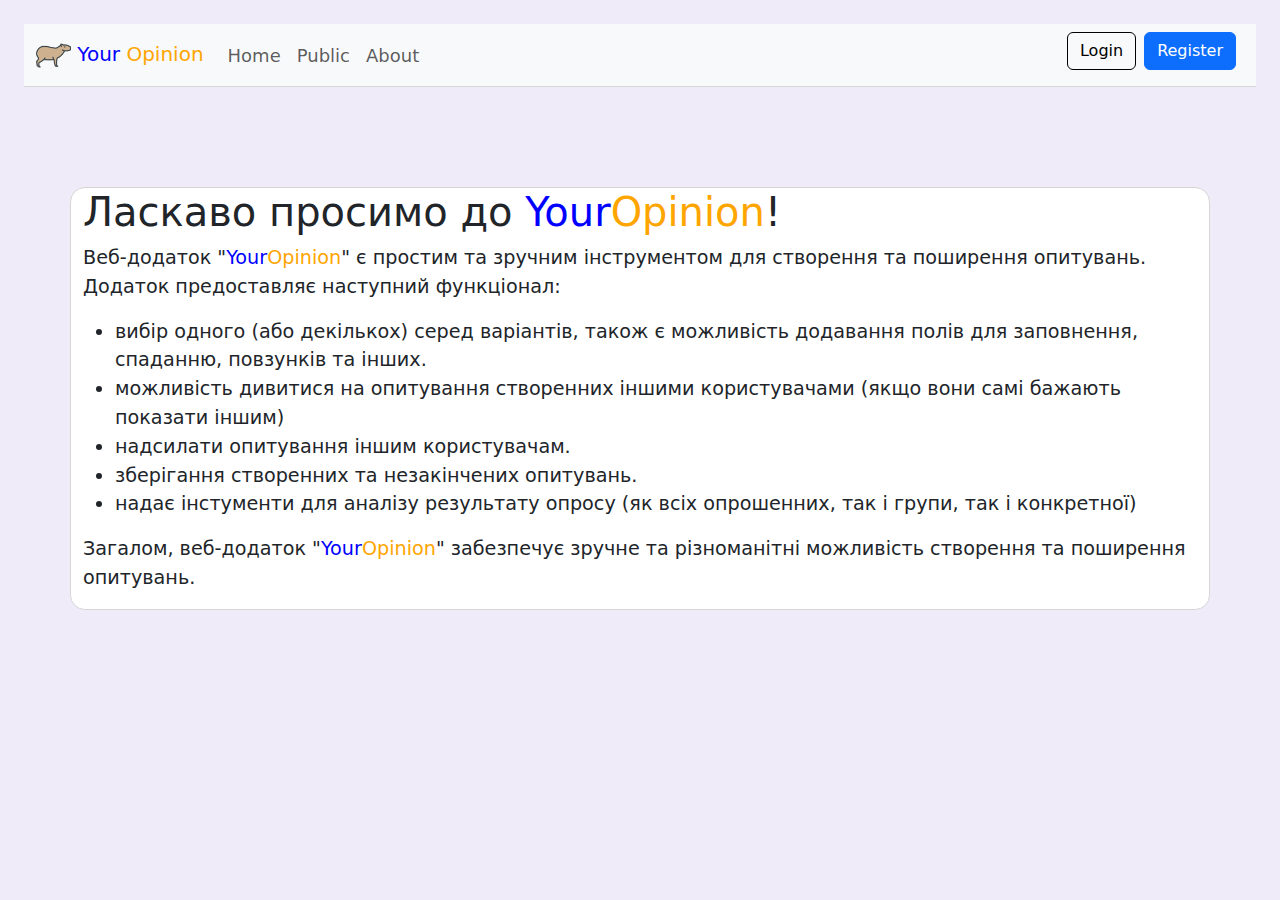
<file: html/about.html>
<!DOCTYPE html>
<html lang="en">
<head>
    <meta charset="UTF-8">
    <meta name="viewport" content="width=device-width, initial-scale=1.0">
    <link href="https://cdn.jsdelivr.net/npm/bootstrap@5.0.2/dist/css/bootstrap.min.css" rel="stylesheet">
    <script src="https://cdn.jsdelivr.net/npm/bootstrap@5.0.2/dist/js/bootstrap.bundle.min.js"></script>
    <link rel="stylesheet" href="https://cdn.jsdelivr.net/npm/bootstrap-icons@1.5.0/font/bootstrap-icons.css">
    <link rel="stylesheet" href="../css/style.css">
    <link rel="icon" href="../images/logo.png" type="image/icon">
    <title>About</title>
<style>


    .ui-w-100 {
        width: 100px !important;
        height: auto;
    }

    .card {
        background-clip: padding-box;
        box-shadow: 0 1px 4px rgba(24,28,33,0.012);
    }

    .user-view-table td:first-child {
        width: 9rem;
    }
    .user-view-table td {
        padding-right: 0;
        padding-left: 0;
        border: 0;
    }

    .text-light {
        color: #babbbc !important;
    }

    .card .row-bordered>[class*=" col-"]::after {
        border-color: rgba(24,28,33,0.075);
    }    

    p, li
    {
        font-size: larger;
    }

    .text-xlarge {
        font-size: 170% !important;
    }
    </style>
    <title>Опис сайту</title>
</head>
<body>
    <div class="m-4">
        <nav class="navbar navbar-expand-md navbar-light bg-light" style="border-bottom: 1px solid #d6d6d7;">
            <div class="container-fluid" style="font-size: large;">
                <a href="#" class="navbar-brand">
                    <img src="../images/logo.png" height="35" alt="CoolBrand">
                    <span style="color: blue;">Your</span>
                    <span style="color: orange;">Opinion</span>
                </a>
                <button type="button" class="navbar-toggler" data-bs-toggle="collapse" data-bs-target="#navbarCollapse">
                    <span class="navbar-toggler-icon"></span>
                </button>
                <div class="collapse navbar-collapse" id="navbarCollapse">
                    <div class="navbar-nav">
                        <a href="../index.html" class="nav-item nav-link">Home</a>
                        <a href="public.html" class="nav-item nav-link ">Public</a>
                        <a href="about.html" class="nav-item nav-link">About</a>
                    </div>
                    <div class="navbar-nav ms-auto">
                        <a href="login.html" class="btn btn-light me-2 mb-2" style="border-color: #000000;">Login</a>
                        <a href="SingUP.html" class="btn btn-primary me-2 mb-2" >Register</a>
                    </div>
                </div>
            </div>
        </nav>
    </div>
    <div class="container" style="margin-top: 100px; border: 0.5px solid #d6d6d7; background-color: white;
    border-radius: 15px;">
        <h1>Ласкаво просимо до <span style="color: blue;">Your</span><span style="color: orange;">Opinion</span>!</h1>
        <p>Веб-додаток "<span style="color: blue;">Your</span><span style="color: orange;">Opinion</span>" є простим та зручним інструментом для створення та поширення опитувань. Додаток предоставляє наступний функціонал:</p>
        <ul>
            <li>вибір одного (або декількох) серед варіантів, також є можливість додавання полів для заповнення, спаданню, повзунків та інших. </li>
            <li>можливість дивитися на опитування створенних іншими користувачами (якщо вони самі бажають показати іншим)</li>
            <li>надсилати опитування іншим користувачам.</li>
            <li>зберігання створенних та незакінчених опитувань.</li>
            <li>надає інстументи для аналізу результату опросу (як всіх опрошенних, так і групи, так і конкретної)</li>
        </ul>
        <p>Загалом, веб-додаток "<span style="color: blue;">Your</span><span style="color: orange;">Opinion</span>" забезпечує зручне та різноманітні можливість створення та поширення опитувань.</p>
        <p style="display: none;">А взагалі краще використайте інший додаток, а не цю калічену копірку. </p>
    </div>
</body>
</html>
</file>
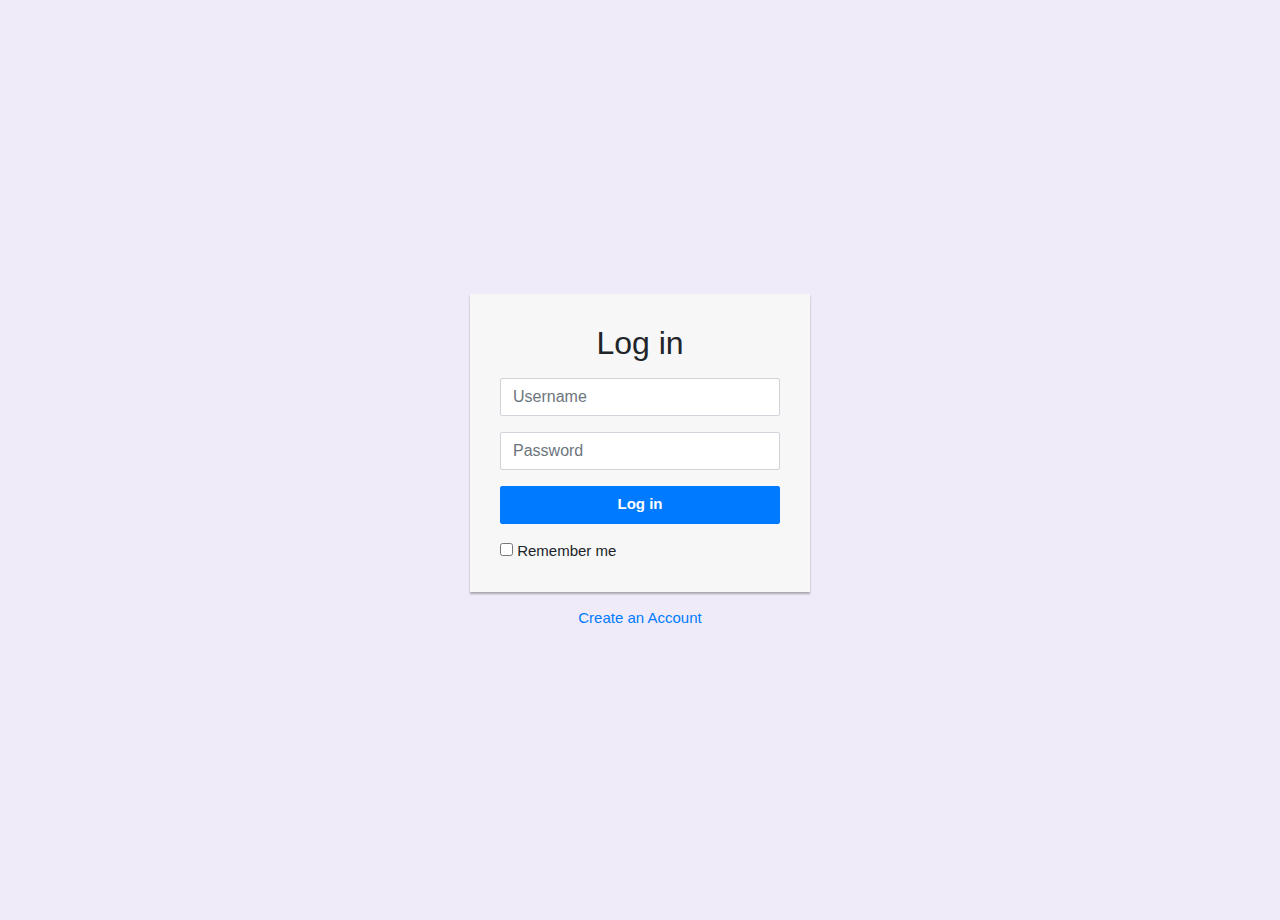
<file: html/login.html>
<!DOCTYPE html><html lang="en"><head>
    <meta charset="utf-8">
    <meta name="viewport" content="width=device-width, initial-scale=1, shrink-to-fit=no">
    <title>Login</title>
    <link rel="icon" href="../images/logo.png" type="image/x-con">
    <link rel="stylesheet" href="https://stackpath.bootstrapcdn.com/bootstrap/4.5.0/css/bootstrap.min.css">
    <link rel="icon" href="../images/logo.png" type="image/icon">
    
    <link rel="stylesheet" href="https://maxcdn.bootstrapcdn.com/font-awesome/4.7.0/css/font-awesome.min.css">
    <link rel="stylesheet" href="../css/style.css">

  <style>

    .login-form {
        width: 340px;
        margin: 50px auto;
          font-size: 15px;
    }
    .login-form form {
        margin-bottom: 15px;
        background: #f7f7f7;
        box-shadow: 0px 2px 2px rgba(0, 0, 0, 0.3);
        padding: 30px;
    }
    .login-form h2 {
        margin: 0 0 15px;
    }
    .form-control, .btn {
        min-height: 38px;
        border-radius: 2px;
    }
    .btn {        
        font-size: 15px;
        font-weight: bold;
    }
    </style>
    </head>
    <body>
        <div class="container" style="display: flex; justify-content: center; align-items: center; height: 100vh; ">
            <div class="login-form">
                <form action="/examples/actions/confirmation.php" method="post">
                    <h2 class="text-center">Log in</h2>       
                    <div class="form-group">
                        <input type="text" class="form-control" placeholder="Username" required="required">
                    </div>
                    <div class="form-group">
                        <input type="password" class="form-control" placeholder="Password" required="required">
                    </div>
                    <div class="form-group">
                        <button type="submit" class="btn btn-primary btn-block">Log in</button>
                    </div>
                    <div class="clearfix">
                        <label class="float-left form-check-label"><input type="checkbox"> Remember me</label>
                    </div>        
                </form>
                <p class="text-center"><a href="/html/SingUP.html">Create an Account</a></p>
            </div>
        </div>
    
    </body></html>
</file>
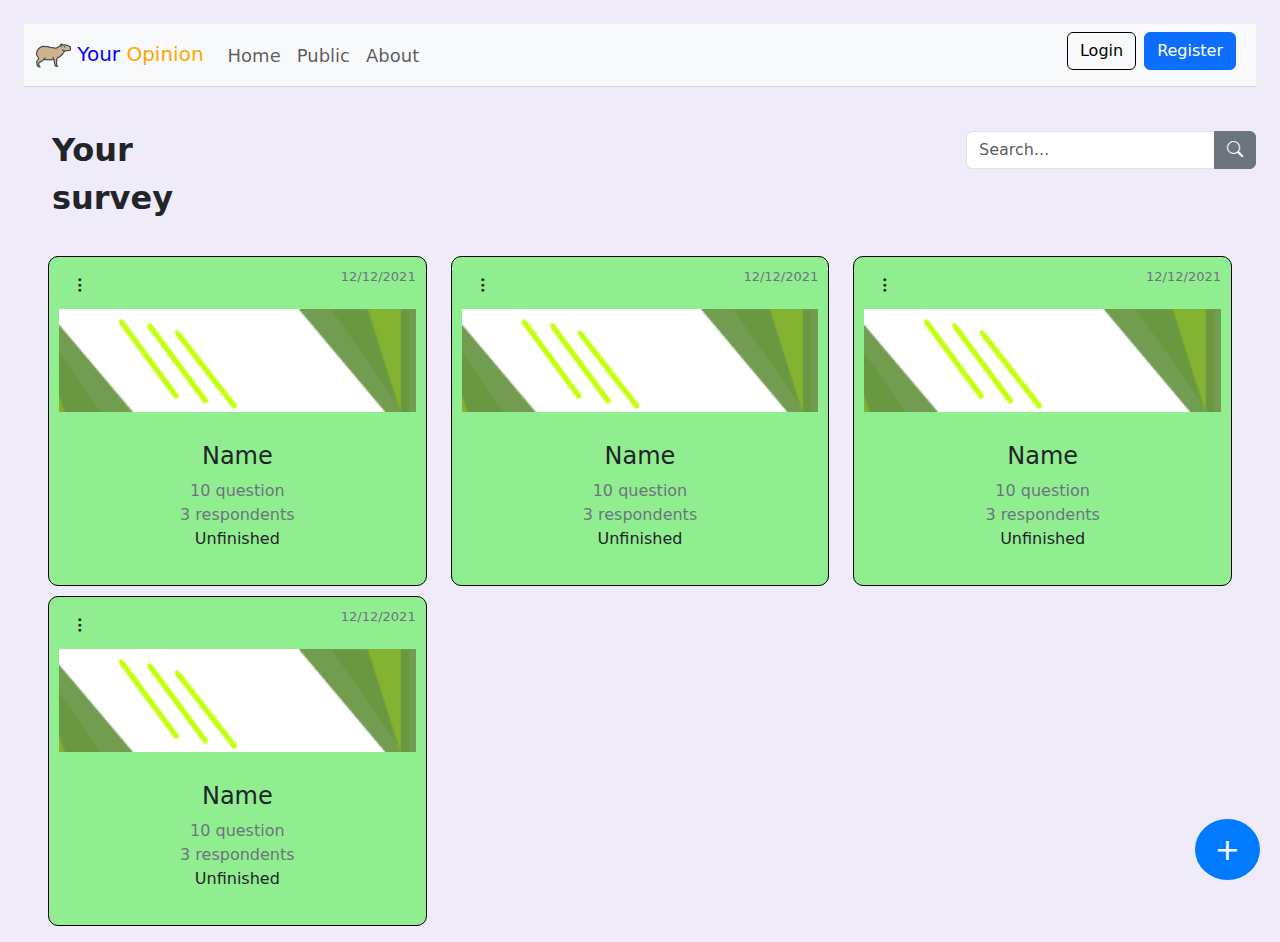
<file: html/main.html>
<!DOCTYPE html>
<html lang="en">
<head>
<meta charset="utf-8">
<meta name="viewport" content="width=device-width, initial-scale=1">
<title>Bootstrap Fixed Layout Example</title>
<link href="https://cdn.jsdelivr.net/npm/bootstrap@5.0.2/dist/css/bootstrap.min.css" rel="stylesheet">
<script src="https://cdn.jsdelivr.net/npm/bootstrap@5.0.2/dist/js/bootstrap.bundle.min.js"></script>
<link rel="stylesheet" href="https://cdn.jsdelivr.net/npm/bootstrap-icons@1.5.0/font/bootstrap-icons.css">
<link rel="stylesheet" href="../css/style.css">

<style>

    
    .fixed-button {
        position: fixed;
        bottom: 20px; 
        right: 20px;
        padding: 8px 20px; 
        background-color: #007bff; 
        color: #fff; 
        border: none; 
        border-radius: 50%; 
        cursor: pointer; 
        font-size: 30px;
        z-index: 9999;
    }
</style>
</head>
<body>
    <div class="m-4">
        <nav class="navbar navbar-expand-md navbar-light bg-light" style="border-bottom: 1px solid #d6d6d7;">
            <div class="container-fluid" style="font-size: large;">
                <a href="#" class="navbar-brand">
                    <img src="../images/logo.png" height="35" alt="CoolBrand">
                    <span style="color: blue;">Your</span>
                    <span style="color: orange;">Opinion</span>
                </a>
                <button type="button" class="navbar-toggler" data-bs-toggle="collapse" data-bs-target="#navbarCollapse">
                    <span class="navbar-toggler-icon"></span>
                </button>
                <div class="collapse navbar-collapse" id="navbarCollapse">
                    <div class="navbar-nav">
                        <a href="main.html" class="nav-item nav-link">Home</a>
                        <a href="#" class="nav-item nav-link ">Public</a>
                        <a href="about.html" class="nav-item nav-link">About</a>
                    </div>
                    <div class="navbar-nav ms-auto">
                        <a href="login.html" class="btn btn-light me-2 mb-2" style="border-color: #000000;">Login</a>
                        <a href="SingUP.html" class="btn btn-primary me-2 mb-2" >Register</a>
                    </div>
                </div>
            </div>
        </nav>
    </div>
<div class="m-4">
    <div class="row justify-content-between" style=" padding-top: 15px">
        <div class="col-md-2" style="padding-left: 40px; font-size: xx-large; font-weight: bold;">
            Your survey
        </div>
        <div class="col-md-3" style="padding-top: 5px;">
            <div class="input-group">
                <input type="text" class="form-control" placeholder="Search...">
                <button type="button" class="btn btn-secondary">
                    <i class="bi-search"></i>
                </button>
            </div>
        </div>
    </div>
</div>



<div class="container-fluid px-5">
        <div class="row mb-3 d-flex align-items-stretch">
            
            <div class="col-xxl-3 col-xl-4 col-md-6 col-sm-12">
                <div class="survey_col" style="background-color: lightgreen;">
                    <div class="text-secondary d-flex justify-content-between mb-1" style="font-size: small;">
                        <button type="button" class="btn">
                            <i class="bi bi-three-dots-vertical"></i>
                        </button>
                        <div class="text-secondary" style="font-size: small; display: flex; align-items: center; justify-content: center; height: 100%;">
                            12/12/2021
                        </div>
                    </div>
                    
                    <div style="height: 60%; overflow: hidden; margin-bottom: 30px;">
                        <img src="../images/upPicture.png" class="img-fluid" style="height: 100%; width: 100%; object-fit: fill;" alt="картинка">
                    </div>        
                    <div class="d-flex flex-column justify-content-between align-items-center">
                        <div class="text-center"><h4>Name</h4></div>
                        <div class="text-secondary">10 question</div>
                        <div class="text-secondary">3 respondents</div>
                        <div>Unfinished</div>
                    </div>
                </div>
        </div>
            <div class="col-xxl-3 col-xl-4 col-md-6 col-sm-12">
                    <div class="survey_col" style="background-color: lightgreen;">
                        <div class="text-secondary d-flex justify-content-between mb-1" style="font-size: small;">
                            <button type="button" class="btn">
                                <i class="bi bi-three-dots-vertical"></i>
                            </button>
                            <div class="text-secondary" style="font-size: small; display: flex; align-items: center; justify-content: center; height: 100%;">
                                12/12/2021
                            </div>
                        </div>
                        
                        <div style="height: 60%; overflow: hidden; margin-bottom: 30px;">
                            <img src="../images/upPicture.png" class="img-fluid" style="height: 100%; width: 100%; object-fit: fill;" alt="картинка">
                        </div>        
                        <div class="d-flex flex-column justify-content-between align-items-center">
                            <div class="text-center"><h4>Name</h4></div>
                            <div class="text-secondary">10 question</div>
                            <div class="text-secondary">3 respondents</div>
                            <div>Unfinished</div>
                        </div>
                    </div>
            </div>
            <div class="col-xxl-3 col-xl-4 col-md-6 col-sm-12">
                <div class="survey_col" style="background-color: lightgreen;">
                    <div class="text-secondary d-flex justify-content-between mb-1" style="font-size: small;">
                        <button type="button" class="btn">
                            <i class="bi bi-three-dots-vertical"></i>
                        </button>
                        <div class="text-secondary" style="font-size: small; display: flex; align-items: center; justify-content: center; height: 100%;">
                            12/12/2021
                        </div>
                    </div>
                    
                    <div style="height: 60%; overflow: hidden; margin-bottom: 30px;">
                        <img src="../images/upPicture.png" class="img-fluid" style="height: 100%; width: 100%; object-fit: fill;" alt="картинка">
                    </div>        
                    <div class="d-flex flex-column justify-content-between align-items-center">
                        <div class="text-center"><h4>Name</h4></div>
                        <div class="text-secondary">10 question</div>
                        <div class="text-secondary">3 respondents</div>
                        <div>Unfinished</div>
                    </div>
                </div>
        </div>
        <div class="col-xxl-3 col-xl-4 col-md-6 col-sm-12">
            <div class="survey_col" style="background-color: lightgreen;">
                <div class="text-secondary d-flex justify-content-between mb-1" style="font-size: small;">
                    <button type="button" class="btn">
                        <i class="bi bi-three-dots-vertical"></i>
                    </button>
                    <div class="text-secondary" style="font-size: small; display: flex; align-items: center; justify-content: center; height: 100%;">
                        12/12/2021
                    </div>
                </div>
                
                <div style="height: 60%; overflow: hidden; margin-bottom: 30px;">
                    <img src="../images/upPicture.png" class="img-fluid" style="height: 100%; width: 100%; object-fit: fill;" alt="картинка">
                </div>        
                <div class="d-flex flex-column justify-content-between align-items-center">
                    <div class="text-center"><h4>Name</h4></div>
                    <div class="text-secondary">10 question</div>
                    <div class="text-secondary">3 respondents</div>
                    <div>Unfinished</div>
                </div>
            </div>
        </div>
    </div>
    <button class="fixed-button">+</button>
</div>
</body>
</html>
</file>
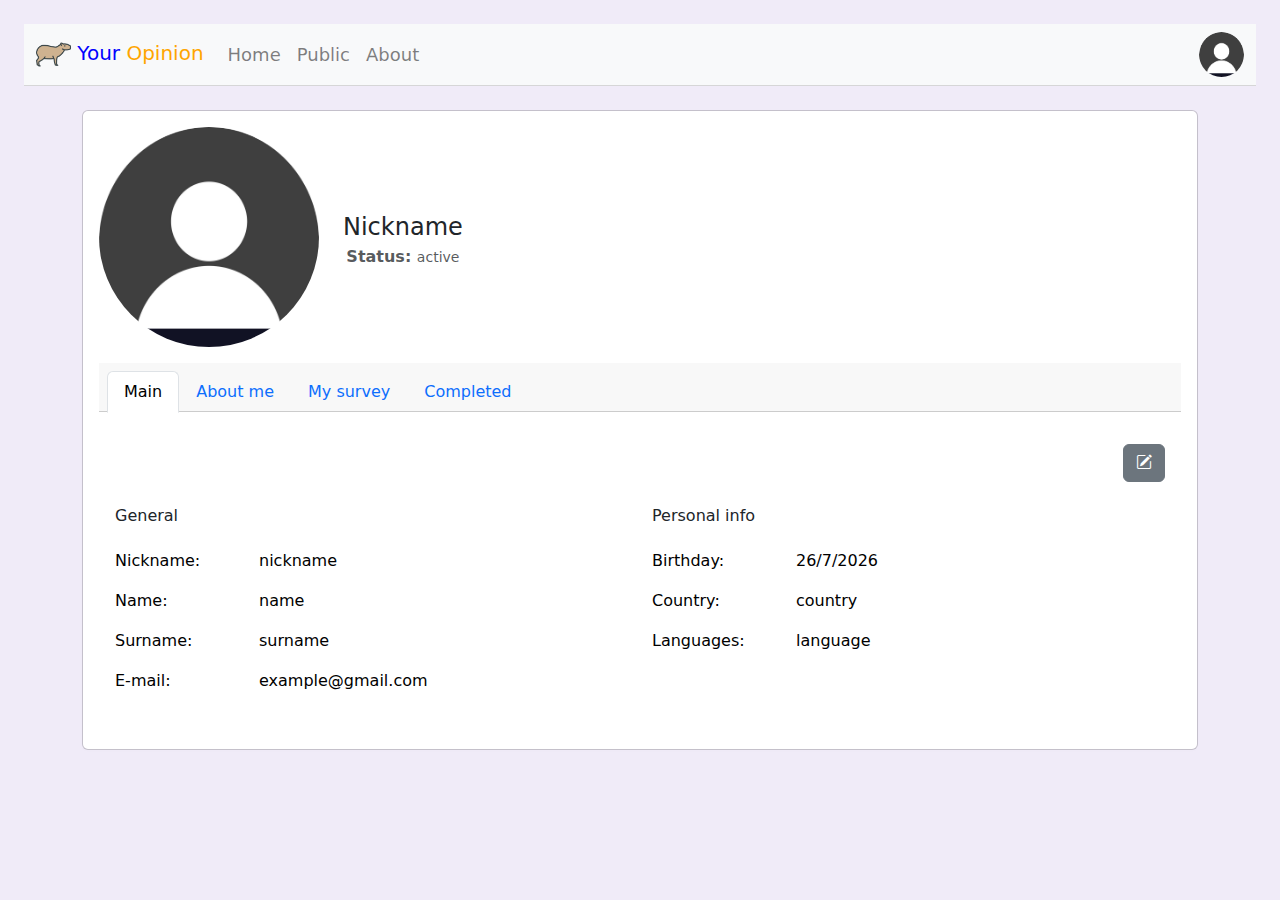
<file: html/profile.html>
<!DOCTYPE html>

<head>
    <meta charset="utf-8">
    <meta name="viewport" content="width=device-width, initial-scale=1, shrink-to-fit=no">
    <link rel="stylesheet" href="https://fonts.googleapis.com/css?family=Roboto:400,700">
    <title>profile-username</title>
    <link rel="icon" href="../images/logo.png" type="image/x-con">
    <link rel="stylesheet" href="https://stackpath.bootstrapcdn.com/bootstrap/4.5.0/css/bootstrap.min.css">
    <link rel="stylesheet" href="https://maxcdn.bootstrapcdn.com/font-awesome/4.7.0/css/font-awesome.min.css">
    <script src="https://code.jquery.com/jquery-3.5.1.min.js"></script>
    <link rel="stylesheet" href="https://cdn.jsdelivr.net/npm/bootstrap-icons@1.5.0/font/bootstrap-icons.css">
    <link href="https://cdn.jsdelivr.net/npm/bootstrap@5.0.2/dist/css/bootstrap.min.css" rel="stylesheet">
    <script src="https://cdn.jsdelivr.net/npm/bootstrap@5.0.2/dist/js/bootstrap.bundle.min.js"></script>
    <link rel="stylesheet" href="https://cdn.jsdelivr.net/npm/bootstrap-icons@1.5.0/font/bootstrap-icons.css">
    <link rel="stylesheet" href="../css/style.css">
   
    <meta name="description" content="profile">
    <meta name="keywords" content="profile">
    
    <style>
.survey_col
{
    min-height: 100px;
}


.ui-w-100 {
    width: 100px !important;
    height: auto;
}

.card {
    background-clip: padding-box;
    box-shadow: 0 1px 4px rgba(24,28,33,0.012);
}

.user-view-table td:first-child {
    width: 9rem;
}
.user-view-table td {
    padding-right: 0;
    padding-left: 0;
    border: 0;
}

.text-light {
    color: #babbbc !important;
}

.card .row-bordered>[class*=" col-"]::after {
    border-color: rgba(24,28,33,0.075);
}    

.text-xlarge {
    font-size: 170% !important;
}
</style>
</head>
<body>
    <div class="m-4">
        <nav class="navbar navbar-expand-md navbar-light bg-light" style="border-bottom: 1px solid #d6d6d7;">
            <div class="container-fluid" style="font-size: large;">
                <a href="#" class="navbar-brand">
                    <img src="../images/logo.png" height="35" alt="CoolBrand">
                    <span style="color: blue;">Your</span>
                    <span style="color: orange;">Opinion</span>
                </a>
                <button type="button" class="navbar-toggler" data-bs-toggle="collapse" data-bs-target="#navbarCollapse">
                    <span class="navbar-toggler-icon"></span>
                </button>
                <div class="collapse navbar-collapse" id="navbarCollapse">
                    <div class="navbar-nav">
                        <a href="../index.html" class="nav-item nav-link">Home</a>
                        <a href="public.html" class="nav-item nav-link ">Public</a>
                        <a href="about.html" class="nav-item nav-link">About</a>
                    </div>
                   <div class="navbar-nav ms-auto">
                        <div class="align-items-center">
                            <a href="profile.html">
                                <img src="../images/user-account-flat-icon-vector-14992789.jpg" height="45" width="45" alt="avatar"
                                class="rounded-circle" style="object-fit: fill; overflow: hidden;">
                            </a>
                        </div>
                    </div>
                </div>
            </div>
        </nav>
    </div>
    
    
    
    
  
    <div class="container">
            <div class="row">
              <div class="col mb-3">
                <div class="card">
                  <div class="card-body">
                    <div class="e-profile">
                      <div class="row justify-content-between">
                        <div class="col-12 col-sm-auto mb-3">
                            <div class="e-profile d-flex justify-content-center">
                                <img id="profileImage" src="../images/user-account-flat-icon-vector-14992789.jpg" alt="avatar" class="rounded-circle" 
                                style="height: 220px; width: 220px; object-fit:fill; overflow: hidden;">
                                <input type="file" class="file-input" id="fileInput" style="display: none;" accept=".jpeg, .png, .gif, .bmp, .svg">
                            </div>
                        </div>
                        <div class="col d-flex flex-column flex-sm-row mb-3 align-items-center">
                          <div class="text-center text-sm-left mb-2 mb-sm-0">
                            <h4 id="nickname_picture" class="pt-sm-2 pb-1 mb-0 text-nowrap">Nickname</h4>
                            <div class="text-muted"><strong>Status: </strong><small>active</small></div>
                          </div>
                        </div>
                      </div>

                      <div class="card-header">
                        <ul class="nav nav-tabs card-header-tabs flex-column flex-md-row flex-wrap" id="MyTab"> <!-- Додано класи flex-column, flex-md-row та flex-wrap -->
                            <li class="nav-item">
                                <a href="#main" class="nav-link active" data-bs-toggle="tab">Main</a>
                            </li>
                            <li class="nav-item">
                                <a href="#about" class="nav-link" data-bs-toggle="tab">About me</a>
                            </li>
                            <li class="nav-item" id="NavMine">
                                <a href="#mine" class="nav-link" data-bs-toggle="tab">My survey</a>
                            </li>
                            <li class="nav-item" id="NavConmplete">
                                <a href="#completed" class="nav-link" data-bs-toggle="tab">Completed</a>
                            </li>
                        </ul>
                    </div>

                    
                      <div class="card-body">
                          <div class="tab-content pt-3">
                            <div class="tab-pane active" id="main">
                                <div class="row justify-content-end">
                                    <div class="col-auto">
                                        <button id="change_main" type="button" class="btn btn-secondary">
                                             <i class="bi bi-pencil-square"></i>
                                         </button>
                                    </div>
                                </div>
                              <form class="form">
                                <div class="row">
                                  <div class="col">
                                    <div class="row">
                                      <div class="col-md-6">
                                        <h6 class="mt-4 mb-3">General</h6>
                                        <table class="table user-view-table m-0">
                                            <tbody>
                                              <tr>
                                                <td>Nickname:</td>
                                                <td id="nickname" style="display: block;">nickname</td>
                                                <td style="display: none;" id="nickname_input_div"><input maxlength="20" id="nickname_input" style="width: 75%;"></input></td>
                                              </tr>
                                              <tr>
                                                <td>Name:</td>
                                                <td id="name" style="display: block;">Name </td>
                                                <td style="display: none;" id="name_input_div"><input maxlength="20" id="name_input" style="width: 75%;"></input></td>
                                              </tr>
                                              <tr>
                                                <td>Surname:</td>
                                                <td id="surname" style="display: block;">Surname </td>
                                                <td style="display: none;" id="surname_input_div"><input maxlength="20" id="surname_input" style="width: 75%;"></input></td>
                                              </tr>
                                              <tr>
                                                <td>E-mail:</td>
                                                <td id="email" style="display: block;">example@gmail.com</td>
                                                <td style="display: none;" id="email_input_div"><input maxlength="30" id="email_input" style="width: 75%;"></input></td>
                                              </tr>
                                            </tbody>
                                          </table>
                                      </div>
                                      <div class="col-md-6">

                                        <h6 class="mt-4 mb-3">Personal info</h6>
                                        <table class="table user-view-table m-0">
                                        <tbody>
                                            <tr>
                                                <td>Birthday:</td>
                                                <td id="birthday" style="display: block;">Month Day, Year</td>
                                                <td style="display: none;" id="birthday_input_div"><input id="birthday_input" type="date" class="form-control"></td>
                                            </tr>
                                            <tr>
                                                <td>Country:</td>
                                                <td id="country" style="display: block;">country</td>
                                                <td style="display: none;" id="country_input_div"><input id="country_input" style="width: 75%;"></input></td>
                                            </tr>
                                            <tr>
                                                <td>Languages:</td>
                                                <td id="language" style="display: block;">language</td>
                                                <td style="display: none;" id="language_input_div"><input id="language_input" style="width: 75%;"></input></td>
                                            </tr>
                                        </tbody>
                                        </table>
                                      </div>
                                    </div>
                                  </div>
                                </div>
                              </form>
                              <div class="d-flex justify-content-end me-2 mt-3">
                                  <button id="CancelMain" type="button" class="btn-secondary" style="display: none;">Cancel</button>
                                  <button id="ChangeMain" type="button" class="btn btn-primary ml-2" style="display: none;">Submit</button>
                              </div>
                            </div>
                            <div class="tab-pane" id="about">
                                <div class="row align-items-center">
                                    <div class="col">
                                        <h3>About me</h3>
                                    </div>
                                    <div class="col-auto">
                                        <div class="input-group justify-content-end">
                                            <button id="change_about" type="button" class="btn btn-secondary">
                                                <i class="bi bi-pencil-square"></i>
                                            </button>
                                        </div>
                                    </div>
                                </div>
                                <div class="row">
                                    <div class="col">
                                        <p id="AboutMe">text</p>
                                        <textarea id="EditAbout" rows="15" class="form-control" style="display: none;"></textarea>
                                        <div class="d-flex justify-content-end me-2 mt-3">
                                            <button id="CancelAbout" type="button" class="btn-secondary" style="display: none;">Cancel</button>
                                            <button id="ChangeAbout" type="button" class="btn btn-primary ml-2" style="display: none;">Submit</button>          
                                        </div>
                                    </div>
                                </div>
                            </div>
                            <div class="tab-pane" id="mine">
                                <button type="button" class="navbar-toggler" data-bs-toggle="collapse" data-bs-target="#navbarCollapse">
                                    <span class="navbar-toggler-icon"></span>
                                </button>
                                <div class="row align-items-center">
                                    <div class="col">
                                        <h3>My survey</h3>
                                    </div>
                                </div>
                                <div class="row justify-content-end">
                                    <div class="col-lg-3">
                                        <div class="input-group">
                                            <input id="SearchText0" type="text" class="form-control" placeholder="Search...">
                                            <button id="SearchBtn0" type="button" class="btn btn-secondary">
                                                <i class="bi-search"></i>
                                            </button>
                                            <button id = "SearchClean0" type="button" class="btn btn-secondary ml-2">
                                                <i class="bi bi-eye"></i>
                                            </button>
                                        </div>
                                    </div>
                                </div>
                              
                                <div id="my_surveys" class="row">
                                   
                                </div>
                                
                                <nav>
                                    <ul class="pagination justify-content-end mt-4" id="navMine">
                                        <!--В майбутньому зроблю функцію, яка буде змінювати вміст рядка, що зверху-->
                                        <li id="previousMine" class="page-item"><a id="back" class="page-link">Previous</a></li>
                                        <li id="nextMine" class="page-item"><a id="next" class="page-link">Next</a></li>
                                    </ul>
                                </nav>
                            </div>

                            <div class="tab-pane" id="completed">
                                <button type="button" class="navbar-toggler" data-bs-toggle="collapse" data-bs-target="#navbarCollapse">
                                    <span class="navbar-toggler-icon"></span>
                                </button>
                                <div class="row align-items-center">
                                    <div class="col">
                                        <h3>Completed</h3>
                                    </div>

                                </div>
                                <div class="row justify-content-end">
                                    <div class="col-lg-3">
                                        <div class="input-group">
                                            <input id="SearchText1" type="text" class="form-control" placeholder="Search...">
                                            <button id="SearchBtn1" type="button" class="btn btn-secondary">
                                                <i class="bi-search"></i>
                                            </button>
                                            <button id = "SearchClean1" type="button" class="btn btn-secondary ml-2">
                                                <i class="bi bi-eye"></i>
                                            </button>
                                        </div>
                                    </div>
                                </div>   
                                <div id="completed_surveys" class="row">

                                </div>
                                    <nav>
                                        <ul class="pagination justify-content-end mt-4" id="navComplete">
                                            <!--В майбутньому зроблю функцію, яка буде змінювати вміст рядка, що зверху-->
                                            <li id="previousComplete" class="page-item"><a id="back" class="page-link">Previous</a></li>
                                            <li id="nextMineComplete" class="page-item"><a id="next" class="page-link">Next</a></li>
                                        </ul>
                                    </nav>
                                </div>
                            </div>
                          </div>    
                      </div>
                    </div>
                  </div>
                </div>
            </div>
        </div>
    </div>
    <script type="module" src="../js/main.js"></script>
</body>
</file>
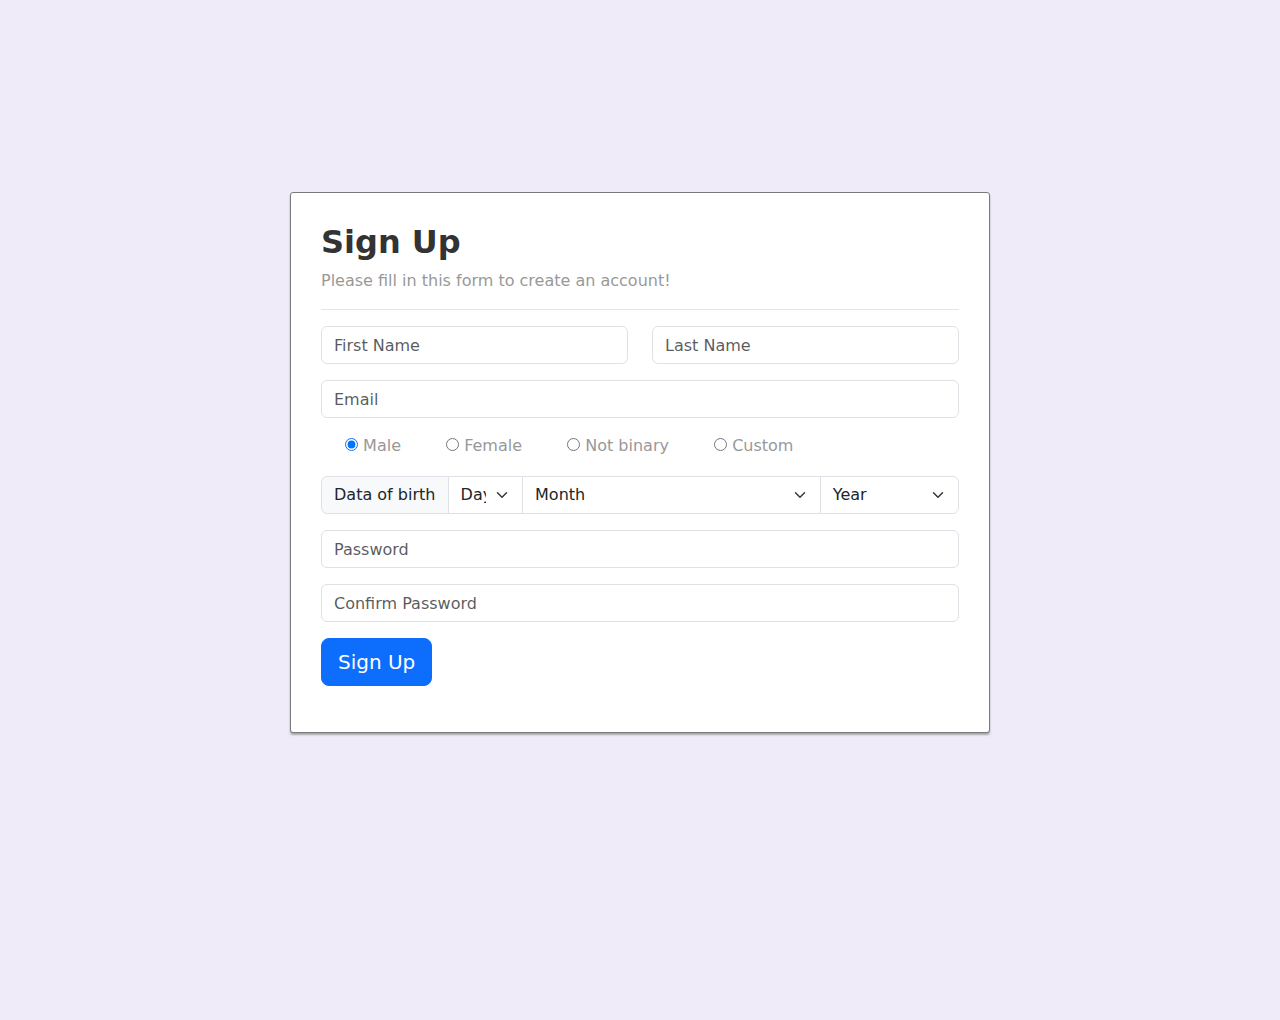
<file: html/SingUP.html>
<!DOCTYPE html><html lang="en"><head>
    <meta charset="utf-8">
    <meta name="viewport" content="width=device-width, initial-scale=1, shrink-to-fit=no">
    <link rel="stylesheet" href="https://fonts.googleapis.com/css?family=Roboto:400,700">
    <link rel="icon" href="../images/logo.png" type="image/icon">
    <title>Registration</title>
    
    <link rel="stylesheet" href="https://stackpath.bootstrapcdn.com/bootstrap/4.5.0/css/bootstrap.min.css">
    <link rel="stylesheet" href="https://maxcdn.bootstrapcdn.com/font-awesome/4.7.0/css/font-awesome.min.css">
    <link rel="stylesheet" href="https://cdn.jsdelivr.net/npm/bootstrap-icons@1.5.0/font/bootstrap-icons.css">
    <script src="https://code.jquery.com/jquery-3.5.1.min.js"></script>
    <link href="https://cdn.jsdelivr.net/npm/bootstrap@5.0.2/dist/css/bootstrap.min.css" rel="stylesheet">

    <link rel="stylesheet" href="../css/style.css">

    <meta name="description" content="SingUP">
    <meta name="keywords" content="SingUP">

    <style>
 
    .signup-form {
        width: 700px;
        margin: 30px auto;
    }
    
    .signup-form form {
        color: #999;
        border-radius: 3px;
        margin-bottom: 15px;
        border: 1px solid #797a78;
        background: #fff;
        box-shadow: 0px 2px 2px rgba(0, 0, 0, 0.3);
        padding: 30px;
    }
    
    .signup-form h2  {
        color: #333;
        font-weight: bold;
        margin-top: 0;
    }
   
    </style>
    </head>
    <body style="height: 1000px;">
        <div class="container" style="display: flex; justify-content: center; align-items: center; height: 100vh;">
            <div class="signup-form">
                <form>
                    <h2>Sign Up</h2>
                    <p>Please fill in this form to create an account!</p>
                    <hr>
                    <div class="form-group">
                        <div class="row">
                            <div class="col"><input type="text" class="form-control" name="first_name" placeholder="First Name"></div>
                            <div class="col"><input type="text" class="form-control" name="last_name" placeholder="Last Name" ></div>
                        </div>        	
                    </div>
                    <div class="form-group">
                        <input type="email" class="form-control" name="email" placeholder="Email">
                    </div>
                    <div class="form-group" id="gender">
                        <div class="form-check form-check-inline">
                            <input value="Male" type="radio" class="form-cheack-input" name="gender" checked>
                            <label class="form-check-label" for="radioMale">Male</label>
                        </div>
                        
                        <div class="form-check form-check-inline">
                            <input value="Female" type="radio" class="form-cheack-input" name="gender">
                            <label class="form-check-label" for="radioMale">Female</label>
                        </div>
                        
                        <div class="form-check form-check-inline">
                            <input value="Not binary" type="radio" class="form-cheack-input" name="gender">
                            <label class="form-check-label" for="radioMale">Not binary</label>
                        </div>
                        <div class="form-check form-check-inline">
                            <input value="Custom" type="radio" class="form-cheack-input" name="gender">
                            <label class="form-check-label" for="radioMale">Custom</label>
                        </div>
                    </div>
                    <div id="gender_file" style="display: none;">
                        <div class="input-group ">
                            <label class="form-label me-2 text-dark">Gender: </label>
                            <input class="form-control flex-grow-1" type="file" id="editFile">
                        </div>
                    </div>
                    <div class="form-group mt-3">

                        <div class="input-group">
                            <label class="input-group-text" style="width: 20%;">Data of birth</label>
                            <select class="form-select" style="width: 10%;">
                                <option selected disabled hidden>Day</option>
                                <option>1</option> <option>2</option> <option>3</option> <option>4</option>
                                <option>5</option> <option>6</option> <option>7</option> <option>8</option>
                                <option>9</option> <option>10</option> <option>11</option> <option>12</option>
                                <option>13</option> <option>14</option> <option>15</option> <option>16</option>
                                <option>17</option> <option>18</option> <option>19</option> <option>20</option>
                                <option>21</option> <option>22</option> <option>23</option> <option>24</option>
                                <option>25</option> <option>26</option> <option>27</option> <option>28</option>
                                <option>29</option> <option>30</option> <option>31</option>
                                
                            </select>
    
                            <select class="form-select" style="width: 45%;">
                                <option selected disabled hidden>Month</option>
                                <option>January</option>
                                <option>February </option>
                                <option>March</option>
                                <option>April</option>
                                <option>May</option>
                                <option>June</option>
                                <option>July</option>
                                <option>August</option>
                                <option>September</option>
                                <option>October</option>
                                <option>November</option>
                                <option>December</option>
                            </select>
                            <select class="form-select" style="width: 20%;">
                                <option selected disabled hidden>Year</option>
                                <option>2024</option> <option>2023</option> <option>2022</option> 
                                <option>2021</option> <option>2020</option> <option>2019</option> 
                                <option>2018</option> <option>2017</option> <option>2016</option> 
                                <option>2015</option> <option>2014</option> <option>2013</option> 
                                <option>2012</option> <option>2011</option> <option>2010</option>
                                <option>2009</option> <option>2008</option> <option>2007</option> 
                                <option>2006</option> <option>2005</option> <option>2004</option> 
                                <option>2003</option> <option>2002</option> <option>2001</option> 
                                <option>2000</option> <option>1999</option> <option>1998</option> 
                                <option>1997</option> <option>1996</option> <option>1995</option>
                                <option>1994</option> <option>1993</option> <option>1992</option> 
                                <option>1991</option> <option>1990</option> <option>1989</option> 
                                <option>1988</option> <option>1987</option> <option>1986</option> 
                                <option>1985</option> <option>1984</option> <option>1983</option> 
                                <option>1982</option> <option>1981</option> <option>1980</option>
                                <option>1979</option> <option>1978</option> <option>1977</option> 
                                <option>1976</option> <option>1975</option> <option>1974</option> 
                                <option>1973</option> <option>1972</option> <option>1971</option> 
                                <option>1970</option> <option>1969</option> <option>1968</option>
                                <option>1967</option> <option>1966</option> <option>1965</option>
                                <option>1964</option> <option>1963</option> <option>1962</option> 
                                <option>1961</option> <option>1960</option> <option>1959</option> 
                                <option>1958</option> <option>1957</option> <option>1956</option> 
                                <option>1955</option> <option>1954</option> <option>1953</option> 
                                <option>1952</option> <option>1951</option> <option>1950</option>
                                <option>1949</option> <option>1948</option> <option>1947</option> 
                                <option>1946</option> <option>1945</option> <option>1944</option> 
                                <option>1943</option> <option>1942</option> <option>1941</option> 
                                <option>1940</option> <option>1939</option> <option>1938</option> 
                                <option>1937</option> <option>1936</option> <option>1935</option>
                                <option>1934</option> <option>1933</option> <option>1932</option>
                                <option>1931</option> <option>1930</option> <option>1929</option>
                                <option>1928</option> <option>1927</option> <option>1926</option>
                                <option>1925</option> <option>1924</option> <option>1923</option>
                                <option>1922</option> <option>1921</option> <option>1920</option>
                                <option>1919</option> <option>1918</option> <option>1917</option>
                                <option>1916</option> <option>1915</option> <option>1914</option>
                                <option>1913</option> <option>1912</option> <option>1911</option>
                                <option>1910</option> <option>1909</option> <option>1908</option>
                                <option>1907</option> <option>1906</option> <option>1905</option>
                                <option>1904</option> <option>1903</option> <option>1902</option>
                                <option>1901</option> <option>1900</option>
                            </select>
                        </div>
                    </div>
                    <div class="form-group">
                        <input type="password" class="form-control" name="password" placeholder="Password">
                    </div>
                    <div class="form-group">
                        <input type="password" class="form-control" name="confirm_password" placeholder="Confirm Password">
                    </div>
                    <div class="form-group">
                        <button type="submit" class="btn btn-primary btn-lg">Sign Up</button>
                    </div>
                </form>
            </div>
            
        </div>
        <script type="module" src="../js/main.js"></script>
    </body>
</html>
</file>
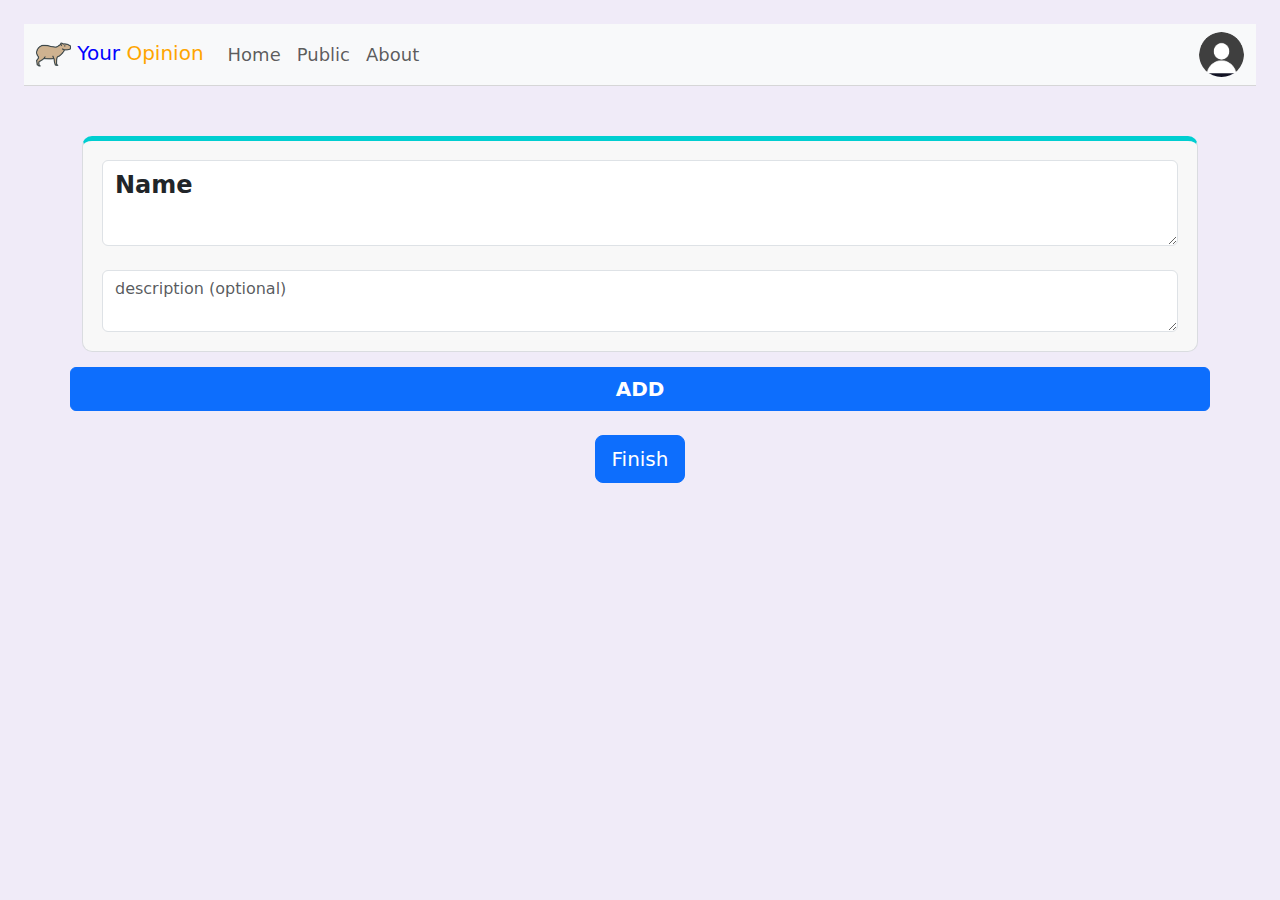
<file: html/workplace.html>
<!DOCTYPE html>
<html lang="en">
<head>
<meta charset="utf-8">
<meta name="viewport" content="width=device-width, initial-scale=1">
<title>username-project1</title>
<link href="https://cdn.jsdelivr.net/npm/bootstrap@5.0.2/dist/css/bootstrap.min.css" rel="stylesheet">
<script src="https://cdn.jsdelivr.net/npm/bootstrap@5.0.2/dist/js/bootstrap.bundle.min.js"></script>
<link rel="stylesheet" href="https://cdn.jsdelivr.net/npm/bootstrap-icons@1.5.0/font/bootstrap-icons.css">
<link rel="stylesheet" href="../css/style.css">
<link rel="icon" href="../images/logo.png" type="image/icon">
<meta name="description" content="Workplace">
<meta name="keywords" content="Workplace">



<style>
     .message {
            display: none;
            padding: 10px;
            margin: 10px 0;
            border: 1px solid #ccc;
            border-radius: 5px;
            background-color: #f0f0f0;
            color: #333;
        }
        .message.show {
            display: block;
        }


    .section
    {
        border: 1px solid #dadce0;
        border-radius: 10px;
        margin-bottom: 15px;
        background-color: #f8f8f8;
        padding: 1.7%;
        margin-top: 50px;
    }

    .section:hover
    {
        background: linear-gradient(to right, blueviolet 1%, transparent 0%); 
        background-color: #f8f8f8;;
    }

</style>

</head>
<body>
    <div id="messageContainer" class="message"></div>
    <div class="m-4">
        <nav class="navbar navbar-expand-md navbar-light bg-light" style="border-bottom: 1px solid #d6d6d7;">
            <div class="container-fluid" style="font-size: large;">
                <a href="#" class="navbar-brand">
                    <img src="../images/logo.png" height="35" alt="CoolBrand">
                    <span style="color: blue;">Your</span>
                    <span style="color: orange;">Opinion</span>
                </a>
                <button type="button" class="navbar-toggler" data-bs-toggle="collapse" data-bs-target="#navbarCollapse">
                    <span class="navbar-toggler-icon"></span>
                </button>
                <div class="collapse navbar-collapse" id="navbarCollapse">
                    <div class="navbar-nav">
                        <a href="../index.html" class="nav-item nav-link">Home</a>
                        <a href="public.html" class="nav-item nav-link ">Public</a>
                        <a href="about.html" class="nav-item nav-link">About</a>
                    </div>
                   <div class="navbar-nav ms-auto">
                        <a href="profile.html">
                            <img src="../images/user-account-flat-icon-vector-14992789.jpg" height="45" width="45" alt="avatar"
                            class="rounded-circle" style="object-fit: fill; overflow: hidden;">
                        </a>
                    </div>
                </div>
            </div>
        </nav>
    </div>

    
    
    <div class="container-md">
        <div class="section" style=" border-top: 5px solid darkturquoise;">           
            <div class="row">
                <div class="col-12">
                    <div class="input-group">
                        <textarea  id="name_survey" style="font-size: 24px; font-weight: bold;" class="form-control" >Name</textarea>
                    </div>
                </div>
            </div>
            
            <div class="row mt-2">
                <div class="col-12">
                    <div class="input-group">
                        <textarea id="description_survey" type="text" class="form-control text-dark mt-3" placeholder="description (optional)"></textarea>
                    </div>
                </div>
            </div>
        </div>
        <div id="main">
            
        </div>
        
        <div class="row  d-flex justify-content-center align-items-center mb-3">
            <button style="font-size: 20px; font-weight: bold;" class="btn btn-primary" data-bs-toggle="modal" data-bs-target="#add_new">ADD</button>
        </div>
        
    </div>
    <div class="d-flex justify-content-center align-items-center mt-4 mb-3">
        <button id="finish_btn" class="btn btn-primary btn-lg">Finish</button>
    </div>

    <div class="modal" id="add_new" tabindex="-1" aria-labelledby="ModalLabel" aria-hidden="true">
        <div class="modal-dialog">
            <div class="modal-content">
                <div class="modal-header">
                    <h5 class="modal-title" id="ModalLabel">New question</h5>
                    <button type="button" class="btn-close" data-bs-dismiss="modal" aria-label="Close"></button>
                </div>
                <div class="modal-body">
                    <form id="radioGroup">
                        <div class="custom-control custom-radio">
                            <input type="radio" class="custom-control-input" name="customRadio" id="type0" checked>
                            <label class="custom-control-label" for="customRadio1">choice of one</label>
                        </div>
                        <div class="custom-control custom-radio mt-2">
                            <input type="radio" class="custom-control-input" name="customRadio" id="type1" >
                            <label class="custom-control-label" for="customRadio2">selection of several</label>
                        </div>
                        <div class="custom-control custom-radio mt-2">
                            <input type="radio" class="custom-control-input" name="customRadio" id="type2" >
                            <label class="custom-control-label" for="customRadio3">range</label>
                        </div>
                        <div class="custom-control custom-radio mt-2">
                            <input type="radio" class="custom-control-input" name="customRadio" id="type3" >
                            <label class="custom-control-label" for="customRadio4">open</label>
                        </div>
                    </form>
                </div>
                <div class="modal-footer">
                    <button id="add_new_btn" type="button" class="btn btn-primary">Create</button>
                </div>
            </div>
        </div>
    </div>

    <div id="Error" class="modal fade">
        <div class="modal-dialog modal-confirm">
            <div class="modal-content">
                <div class="modal-header d-flex justify-content-center">	
                    <h4 class="modal-title" style="color: red">Error!</h4>	
                </div>
                <div class="modal-body">
                    <p id="error_text" class="text-center"></p>
                </div>
                <div class="modal-footer">
                    <button data-bs-dismiss="modal" class="btn btn-danger btn-block" data-dismiss="modal">OK</button>
                </div>
            </div>
        </div>
    </div>
    <script type="module" src="../js/main.js"></script>
</body>
</file>
<file: css/style.css>
body{
        margin-top:20px;
        background:#f0ebf8
    }

    .survey_col
    {
        padding: 10px;
        border: 1px solid #000000;
        background-color: white;
        border-radius: 10px;
        min-height: 330px;
        transition: box-shadow 0.3s ease;
        margin-top: 10px;
    }
    
    .survey_col:hover
    {
        box-shadow: 0 0 10px blue;
    }
</file>
